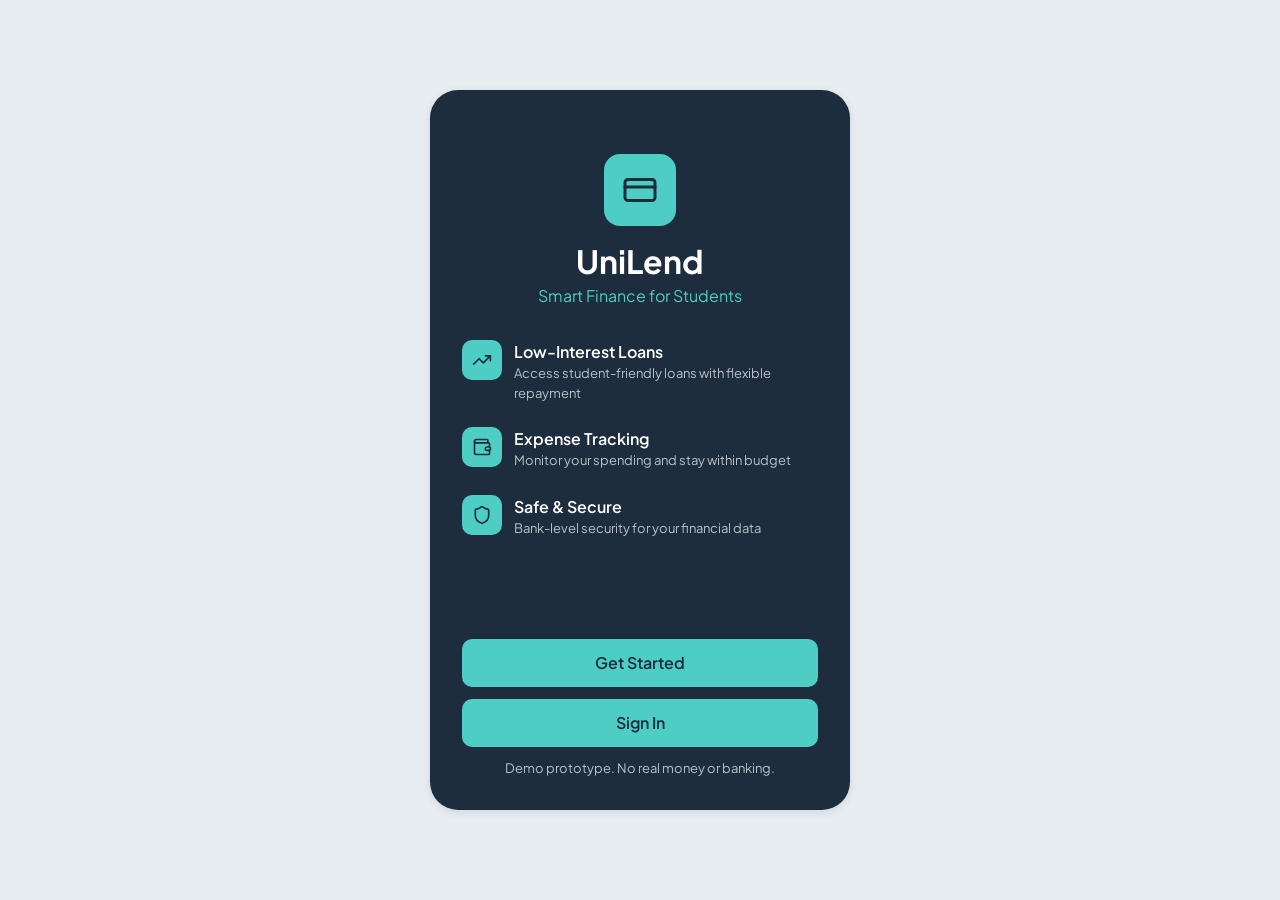
<file: html/index.html>
<!DOCTYPE html>
<html lang="en">
<head>
  <meta charset="UTF-8">
  <meta name="viewport" content="width=device-width, initial-scale=1.0">
  <title>UniLend | Smart Finance for Students</title>
  <link rel="icon" href="../assets/icons/credit-card.svg" type="image/svg+xml">
  <link rel="preconnect" href="https://fonts.googleapis.com">
  <link href="https://fonts.googleapis.com/css2?family=Plus+Jakarta+Sans:wght@400;600;700&display=swap" rel="stylesheet">
  <link rel="stylesheet" href="../css/base.css">
  <link rel="stylesheet" href="../css/components.css">
  <link rel="stylesheet" href="../css/layout.css">
</head>
<body>
  <main class="welcome-screen">
    <div class="container">

      <header class="welcome-hero">
        <div class="icon-tile icon-tile-lg">
          <img src="../assets/icons/credit-card.svg" alt="">
        </div>
        <h1 class="brand-title">UniLend</h1>
        <p class="tagline">Smart Finance for Students</p>
      </header>

      <ul class="welcome-features">
        <li class="feature-item">
          <div class="icon-tile"><img src="../assets/icons/trending-up.svg" alt=""></div>
          <div>
            <h2 class="feature-title">Low-Interest Loans</h2>
            <p class="feature-text">Access student-friendly loans with flexible repayment</p>
          </div>
        </li>
        <li class="feature-item">
          <div class="icon-tile"><img src="../assets/icons/wallet.svg" alt=""></div>
          <div>
            <h2 class="feature-title">Expense Tracking</h2>
            <p class="feature-text">Monitor your spending and stay within budget</p>
          </div>
        </li>
        <li class="feature-item">
          <div class="icon-tile"><img src="../assets/icons/shield.svg" alt=""></div>
          <div>
            <h2 class="feature-title">Safe &amp; Secure</h2>
            <p class="feature-text">Bank-level security for your financial data</p>
          </div>
        </li>
      </ul>

      <div class="welcome-actions">
        <a class="btn btn-accent btn-block" href="register.html">Get Started</a>
        <a class="btn btn-accent btn-block" href="login.html">Sign In</a>
        <p class="demo-notice">Demo prototype. No real money or banking.</p>
      </div>

    </div>
  </main>
</body>
</html>
</file>
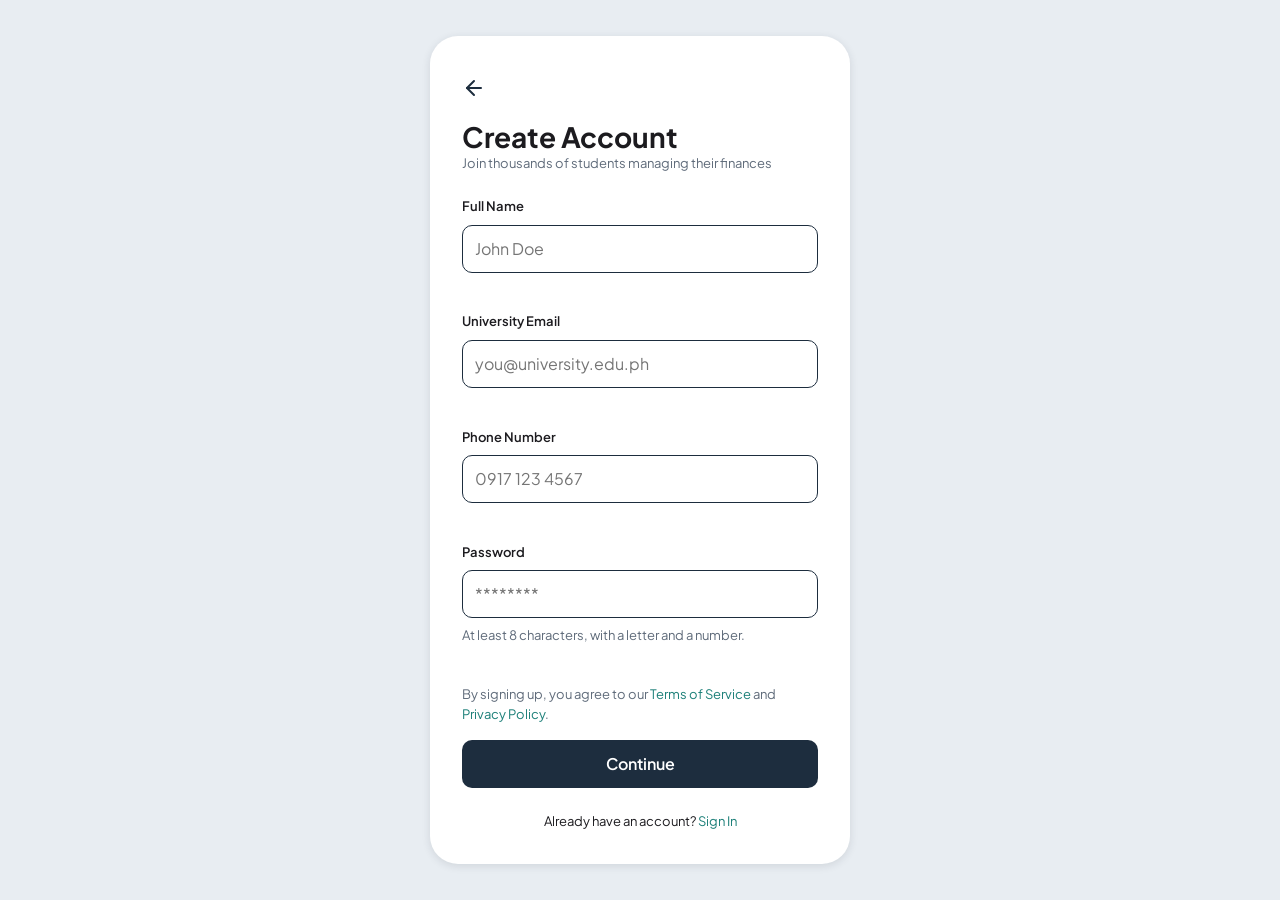
<file: html/register.html>
<!DOCTYPE html>
<html lang="en">
<head>
    <meta charset="UTF-8">
    <meta name="viewport" content="width=device-width, initial-scale=1.0">
    <title>UniLend | Create Account</title>
    <link rel="icon" href="../assets/icons/credit-card.svg" type="image/svg+xml">
    <link rel="preconnect" href="https://fonts.googleapis.com">
    <link href="https://fonts.googleapis.com/css2?family=Plus+Jakarta+Sans:wght@400;600;700&display=swap" rel="stylesheet">
    <link rel="stylesheet" href="../css/base.css">
    <link rel="stylesheet" href="../css/components.css">
    <link rel="stylesheet" href="../css/layout.css">
</head>
<body>
    <main class="auth-screen">
        <div class="container">

            <a class="back-link" href="index.html" aria-label="Back">
                <img src="../assets/icons/arrow-left.svg" alt="">
            </a>

            <header class="auth-header">
                <h1>Create Account</h1>
                <p class="text-muted">Join thousands of students managing their finances</p>
            </header>

            <form id="register-form" novalidate>
                <div class="form-group">
                    <label class="label" for="name">Full Name</label>
                    <input class="input" type="text" id="name" name="name"
                           placeholder="John Doe" autocomplete="name"
                           aria-describedby="name-error" required>
                    <p class="error-text" id="name-error" aria-live="polite"></p>
                </div>

                <div class="form-group">
                    <label class="label" for="email">University Email</label>
                    <input class="input" type="email" id="email" name="email"
                           placeholder="you@university.edu.ph" autocomplete="email"
                           aria-describedby="email-error" required>
                    <p class="error-text" id="email-error" aria-live="polite"></p>
                </div>

                <div class="form-group">
                    <label class="label" for="phone">Phone Number</label>
                    <input class="input" type="tel" id="phone" name="phone"
                           placeholder="0917 123 4567" autocomplete="tel"
                           aria-describedby="phone-error" required>
                    <p class="error-text" id="phone-error" aria-live="polite"></p>
                </div>

                <div class="form-group">
                    <label class="label" for="password">Password</label>
                    <input class="input" type="password" id="password" name="password"
                           placeholder="********" autocomplete="new-password"
                           aria-describedby="password-hint password-error" required>
                    <p class="form-hint" id="password-hint">At least 8 characters, with a letter and a number.</p>
                    <p class="error-text" id="password-error" aria-live="polite"></p>
                </div>

                <p class="terms-text">By signing up, you agree to our <a href="#">Terms of Service</a> and <a href="#">Privacy Policy</a>.</p>

                <button type="submit" class="btn btn-primary btn-block">Continue</button>
            </form>

            <div class="success-message" id="register-success" hidden>
                Account created! Taking you to verification…
            </div>

            <p class="auth-footer">Already have an account? <a href="login.html">Sign In</a></p>

        </div>
    </main>

    <script type="module" src="../js/pages/register.js"></script>
</body>
</html>
</file>
<file: css/base.css>
/* base.css: design variables, reset, and typography.
   Everything else in the app reads from the variables in :root. */

:root {
  /* Colors: REPLACE these with the exact hex codes from your Figma */
  --color-navy: #1D2D3E;       /* 1D2D3E and 1A2B3C are almost identical: pick one */
  --color-teal: #4ECDC4;       /* main buttons and accents */
  --color-aqua: #60E3D9;       /* NEW: brighter aqua (check circles, amount card); 6DE0D8 is the same idea */
  --color-teal-dark: #1B7F78;  /* teal for small text on white */
  --color-mint: #D3F3F0;       /* 4ECDC4 at 25% opacity over white */
  --color-text: #1C1B1F;
  --color-bg: #E8EDF2;
  --color-border: #CFCFCF;
  --color-surface: #FFFFFF;
  --color-text-muted: #5F6B7A;   /* gray with enough contrast on white */
  --color-red: #C62F2F;          /* a darker red than I first suggested, so small error text is readable */
  --color-yellow: #FFE94D;       /* replace with the exact yellow from your Figma loan badge */

  /* Spacing scale: use these instead of random pixel values */
  --space-1: 4px;
  --space-2: 8px;
  --space-3: 12px;
  --space-4: 16px;
  --space-5: 24px;
  --space-6: 32px;

  /* Shape and depth */ 
  --radius-sm: 10px;
  --radius-md: 16px;
  --radius-lg: 28px;
  --shadow-card: 0 2px 8px rgba(30, 43, 60, 0.12);

  /* Typography */
  --font-main: "Plus Jakarta Sans", system-ui, -apple-system, "Segoe UI", sans-serif;
  --text-sm: 0.8125rem;
  --text-base: 1rem;
  --text-lg: 1.25rem;
  --text-xl: 1.75rem;
}

/* Reset: browsers add their own margins and sizing. Start from a clean slate. */
*,
*::before,
*::after {
  box-sizing: border-box; /* padding stays INSIDE an element's width */
}

body,
h1,
h2,
h3,
p {
  margin: 0;
}

body {
  font-family: var(--font-main);
  font-size: var(--text-base);
  color: var(--color-text);
  background: var(--color-bg);
  line-height: 1.5;
}

h1 { font-size: var(--text-xl); line-height: 1.2; }
h2 { font-size: var(--text-lg); }
h3 { font-size: var(--text-base); }

a {
  color: var(--color-teal-dark);
  text-decoration: none;
}

img { max-width: 100%; display: block; }

/* Keyboard users need to SEE where they are. Never remove this. */
:focus-visible {
  outline: 3px solid var(--color-teal-dark);
  outline-offset: 2px;
}

.text-muted { color: var(--color-text-muted); font-size: var(--text-sm); }
</file>
<file: css/components.css>
/* components.css: reusable building blocks. Pages combine these classes. */

/* ---- BUTTONS ---- */
.btn {
  display: inline-flex;
  align-items: center;
  justify-content: center;
  gap: var(--space-2);
  min-height: 48px;            /* comfortable tap size on phones */
  padding: 0 var(--space-5);
  border: 2px solid transparent;
  border-radius: var(--radius-sm);
  font: inherit;
  font-weight: 600;
  cursor: pointer;
}
.btn-primary   { background: var(--color-navy); color: #fff; }
.btn-accent    { background: var(--color-teal); color: var(--color-navy); }
.btn-secondary { background: var(--color-surface); color: var(--color-navy); border-color: var(--color-border); }
.btn-block     { width: 100%; }
.btn:disabled  { opacity: 0.5; cursor: not-allowed; }

/* ---- CARDS ---- */
.card {
  background: var(--color-surface);
  border: 1px solid var(--color-border);
  border-radius: var(--radius-md);
  padding: var(--space-4);
  box-shadow: var(--shadow-card);
}
.card-dark { background: var(--color-navy); color: #fff; border-color: var(--color-navy); }
.card-mint { background: var(--color-mint); border-color: var(--color-teal); }

/* Muted text needs to be LIGHT when it sits on a dark card */
.card-dark .text-muted {
  color: rgba(255, 255, 255, 0.75);
}

/* ---- FORMS ---- */
.form-group { display: flex; flex-direction: column; gap: var(--space-2); margin-bottom: var(--space-4); }
.label      { font-weight: 600; font-size: var(--text-sm); }
.input {
  min-height: 48px;
  padding: 0 var(--space-3);
  border: 1.5px solid var(--color-navy);
  border-radius: var(--radius-sm);
  font: inherit;
  background: var(--color-surface);
}
.input.input-error { border-color: var(--color-red); }
.error-text        { color: var(--color-red); font-size: var(--text-sm); min-height: 1.2em; }

/* ---- BADGES AND MESSAGES ---- */
.badge {
  display: inline-block;
  padding: var(--space-1) var(--space-3);
  border-radius: 999px;
  font-size: var(--text-sm);
  font-weight: 600;
  background: var(--color-mint);
  color: var(--color-navy);
}
.badge-warning { background: var(--color-yellow); }

.success-message {
  text-align: center;
  padding: var(--space-5);
  border-radius: var(--radius-md);
  background: var(--color-mint);
  border: 1px dashed var(--color-teal);
}

.page-header { display: flex; align-items: center; gap: var(--space-3); margin-bottom: var(--space-5); }

/* ---- ICON TILE: rounded teal square holding an icon ---- */
.icon-tile {
  display: grid;
  place-items: center;
  width: 40px;
  height: 40px;
  flex-shrink: 0;               /* don't squash the tile in a tight row */
  border-radius: var(--radius-sm);
  background: var(--color-teal);
}
.icon-tile img     { width: 20px; height: 20px; }
.icon-tile-lg      { width: 72px; height: 72px; border-radius: var(--radius-md); }
.icon-tile-lg img  { width: 36px; height: 36px; }

/* ---- FEATURE ROW: icon on the left, text on the right ---- */
.feature-item  { display: flex; align-items: flex-start; gap: var(--space-3); }
.feature-title { font-size: var(--text-base); font-weight: 600; }
.feature-text  { font-size: var(--text-sm); color: rgba(255, 255, 255, 0.7); }

/* ---- DEMO NOTICE ---- */
.demo-notice {
  text-align: center;
  font-size: var(--text-sm);
  color: rgba(255, 255, 255, 0.7);
}

.form-hint   { color: var(--color-text-muted); font-size: var(--text-sm); }
.back-link   { display: inline-flex; padding: var(--space-2); margin: 0 0 var(--space-3) calc(var(--space-2) * -1); }
.auth-footer { text-align: center; margin-top: var(--space-5); font-size: var(--text-sm); }
.terms-text  { font-size: var(--text-sm); color: var(--color-text-muted); margin-bottom: var(--space-4); }
.auth-header { margin-bottom: var(--space-5); }
</file>
<file: css/layout.css>
/* layout.css: how pages are arranged on screen.
   MOBILE FIRST: base rules are for phones; media queries ADD rules for bigger screens. */

/* ---- WELCOME PAGE ---- */
.welcome-screen {
  min-height: 100vh;
  padding: var(--space-5) var(--space-4);
  background: var(--color-navy);
  color: #fff;
}

.welcome-screen .container {
  display: flex;
  flex-direction: column;
  min-height: calc(100vh - 2 * var(--space-5));  /* fill the screen, so buttons sit at the bottom */
}

.welcome-hero { text-align: center; padding-top: var(--space-6); }
.welcome-hero .icon-tile { margin: 0 auto var(--space-4); }
.brand-title { font-size: 2rem; }
.tagline     { color: var(--color-teal); margin-top: var(--space-1); }

.welcome-features {
  list-style: none;     /* remove bullet dots */
  margin: var(--space-6) 0 0;
  padding: 0;
  display: flex;
  flex-direction: column;
  gap: var(--space-5);
}

.welcome-actions {
  margin-top: auto;     /* pushes this block to the bottom of the column */
  padding-top: var(--space-6);
  display: flex;
  flex-direction: column;
  gap: var(--space-3);
}

/* Tablet and up: navy card floating on the light background */
@media (min-width: 768px) {
  .welcome-screen {
    display: grid;
    place-items: center;
    background: var(--color-bg);
  }
  .welcome-screen .container {
    min-height: 720px;
    padding: var(--space-6);
    background: var(--color-navy);
    border-radius: var(--radius-lg);
    box-shadow: var(--shadow-card);
  }
}

/* A centered column for sign-in, register, verify, etc. */
.auth-screen {
  min-height: 100vh;
  padding: var(--space-5) var(--space-4);
  background: var(--color-surface);
}

.container {
  width: 100%;
  max-width: 420px;
  margin: 0 auto;
}

/* Tablet and up (768px+): the auth form becomes a floating card on the gray background */
@media (min-width: 768px) {
  .auth-screen {
    display: grid;
    place-items: center;
    background: var(--color-bg);
  }
  .auth-screen .container {
    background: var(--color-surface);
    padding: var(--space-6);
    border-radius: var(--radius-lg);
    box-shadow: var(--shadow-card);
  }
}

/* The dashboard shell (bottom nav on mobile, sidebar on desktop) comes in Phase 6. */
</file>
